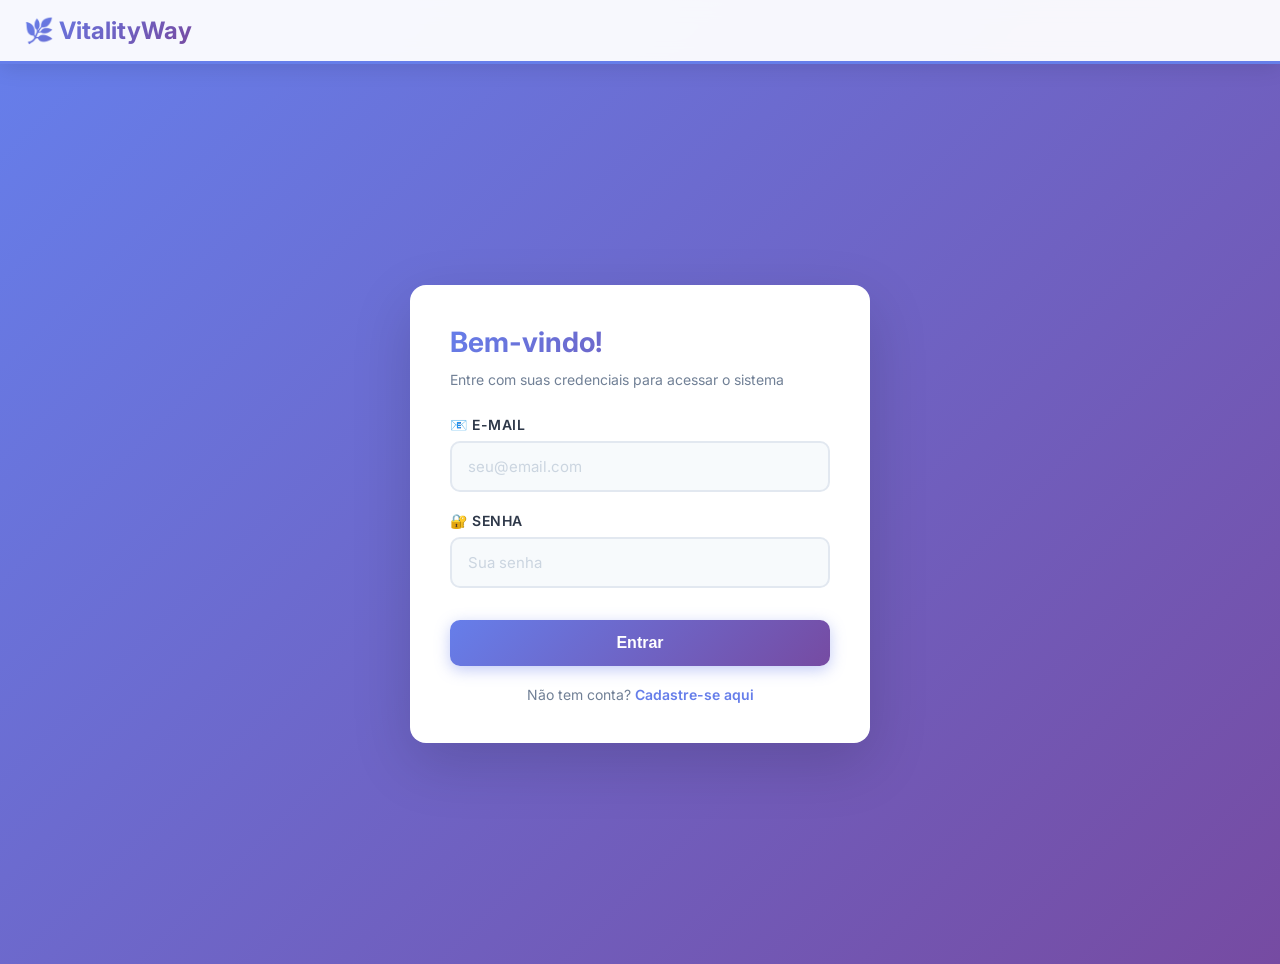
<file: frontend/index.html>
<!DOCTYPE html>
<html lang="pt-BR">
<head>
  <meta charset="UTF-8" />
  <meta name="viewport" content="width=device-width, initial-scale=1.0" />
  <title>VitalityWay - Gerenciamento de Saúde</title>
  <link rel="stylesheet" href="css/style.css?v=5" />
</head>
<body>

<nav>
  <h1>🌿 VitalityWay</h1>
  <div id="nav-links">
    <button id="btn-home">🏠 Início</button>
    <button id="btn-medicos">👨‍⚕️ Médicos</button>
    <button id="btn-consultas">📅 Consultas</button>
    <button id="btn-logout">🚪 Sair</button>
  </div>
</nav>

<!-- LOGIN PAGE -->
<div class="page active" id="page-login">
  <div class="form-card">
    <h2>Bem-vindo!</h2>
    <p class="form-subtitle">Entre com suas credenciais para acessar o sistema</p>
    <form id="form-login" novalidate>
      <div class="form-group">
        <label for="login-email">📧 E-mail</label>
        <input type="email" id="login-email" placeholder="seu@email.com" autocomplete="off" />
      </div>

      <div class="form-group">
        <label for="login-senha">🔐 Senha</label>
        <input type="password" id="login-senha" placeholder="Sua senha" />
      </div>

      <button type="submit">Entrar</button>
    </form>
    <div class="mensagem" id="msg-login"></div>
    <p class="form-link">
      Não tem conta? <a href="#" id="link-signup">Cadastre-se aqui</a>
    </p>
  </div>
</div>

<!-- SIGNUP PAGE -->
<div class="page" id="page-signup">
  <div class="form-card">
    <h2>Criar Conta</h2>
    <p class="form-subtitle">Preencha os dados abaixo para se cadastrar</p>
    <form id="form-signup">
      <div class="form-group">
        <label for="signup-nome">👤 Nome Completo</label>
        <input type="text" id="signup-nome" placeholder="João Silva" required />
      </div>

      <div class="form-group">
        <label for="signup-email">📧 E-mail</label>
        <input type="email" id="signup-email" placeholder="seu@email.com" autocomplete="off" required />
      </div>

      <div class="form-group">
        <label for="signup-senha">🔐 Senha</label>
        <input type="password" id="signup-senha" placeholder="Mínimo 6 caracteres" required />
      </div>

      <button type="submit">Cadastrar</button>
    </form>
    <div class="mensagem" id="msg-signup"></div>
    <p class="form-link">
      Já tem conta? <a href="#" id="link-login-from-signup">Faça login</a>
    </p>
  </div>
</div>

<!-- HOME PAGE -->
<div class="page" id="page-home">
  <h2 class="welcome-title" id="home-boas-vindas">👋 Olá!</h2>
  <div class="cards">
    <div class="card" onclick="navigateTo('medicos')">
      <div class="icon">👨‍⚕️</div>
      <p>Médicos</p>
    </div>
    <div class="card" onclick="navigateTo('consultas')">
      <div class="icon">📅</div>
      <p>Consultas</p>
    </div>
  </div>
</div>

<!-- MEDICOS PAGE -->
<div class="page" id="page-medicos">
  <div class="content-section">
    <h3>➕ Cadastrar Novo Médico</h3>
    <form id="form-medico">
      <div class="form-group">
        <label for="med-nome">👤 Nome do Médico</label>
        <input type="text" id="med-nome" placeholder="Dr. João Silva" required />
      </div>

      <div class="form-group">
        <label for="med-crm">📋 CRM</label>
        <input type="text" id="med-crm" placeholder="Ex: 123456" required />
      </div>

      <div class="form-group">
        <label for="med-esp">🏥 Especialidade</label>
        <select id="med-esp" required></select>
      </div>

      <button type="submit">Cadastrar Médico</button>
    </form>
    <div class="mensagem" id="msg-medico"></div>
  </div>
</div>

<!-- CONSULTAS PAGE -->
<div class="page" id="page-consultas">
  <div class="content-section">
    <h3>📅 Agendar Consulta</h3>
    <form id="form-consulta" novalidate>
      <div class="form-group">
        <label for="con-idoso">👴 Idoso</label>
        <select id="con-idoso" required>
          <option value="">Selecione...</option>
          <option value="i1">Maria Aparecida</option>
          <option value="i2">José Ferreira</option>
        </select>
      </div>

      <div class="form-group">
        <label for="con-medico">👨‍⚕️ Médico</label>
        <select id="con-medico" required></select>
      </div>

      <div class="form-group">
        <label for="con-data">📆 Data</label>
        <input type="date" id="con-data" required />
      </div>

      <div class="form-group">
        <label for="con-hora">⏰ Hora</label>
        <input type="time" id="con-hora" required />
      </div>

      <div class="form-group">
        <label for="con-local">📍 Local</label>
        <input type="text" id="con-local" placeholder="Ex: UBS Centro" required />
      </div>

      <button type="submit">Agendar Consulta</button>
    </form>
    <div class="mensagem" id="msg-consulta"></div>
  </div>

  <div class="content-section">
    <h3>📋 Consultas Agendadas</h3>
    <table id="tabela-consultas">
      <thead>
        <tr>
          <th>Idoso</th>
          <th>Médico</th>
          <th>Data</th>
          <th>Status</th>
        </tr>
      </thead>
      <tbody id="tbody-consultas"></tbody>
    </table>
  </div>
</div>

<script src="js/api.js?v=9"></script>
<script src="js/ui.js?v=9"></script>
<script src="js/main.js?v=9"></script>
</body>
</html>
</file>
<file: frontend/css/style.css>
@import url('https://fonts.googleapis.com/css2?family=Inter:wght@400;500;600;700&display=swap');

* {
  box-sizing: border-box;
  margin: 0;
  padding: 0;
}

body {
  font-family: 'Inter', -apple-system, BlinkMacSystemFont, 'Segoe UI', sans-serif;
  font-size: 16px;
  background: linear-gradient(135deg, #667eea 0%, #764ba2 100%);
  min-height: 100vh;
  color: #2d3748;
  transition: background 0.3s ease;
}

/* Navbar */
nav {
  background: rgba(255, 255, 255, 0.95);
  backdrop-filter: blur(10px);
  color: #2d3748;
  padding: 16px 24px;
  display: flex;
  align-items: center;
  justify-content: space-between;
  box-shadow: 0 4px 20px rgba(0, 0, 0, 0.1);
  border-bottom: 3px solid #667eea;
}

nav h1 {
  font-size: 24px;
  font-weight: 700;
  background: linear-gradient(135deg, #667eea, #764ba2);
  -webkit-background-clip: text;
  -webkit-text-fill-color: transparent;
  background-clip: text;
}

#nav-links {
  display: none;
  gap: 8px;
}

#nav-links button {
  background: transparent;
  border: 2px solid #667eea;
  color: #667eea;
  padding: 10px 16px;
  border-radius: 8px;
  cursor: pointer;
  font-size: 15px;
  font-weight: 600;
  transition: all 0.3s ease;
}

#nav-links button:hover {
  background: #667eea;
  color: white;
  transform: translateY(-2px);
  box-shadow: 0 4px 12px rgba(102, 126, 234, 0.4);
}

#btn-logout {
  border-color: #e53e3e !important;
  color: #e53e3e !important;
}

#btn-logout:hover {
  background: #e53e3e !important;
  color: white !important;
}

/* Pages Container */
#page-login,
#page-signup {
  display: none;
  max-width: 100%;
  min-height: 100vh;
  align-items: center;
  justify-content: center;
  padding: 20px;
}

#page-login.active,
#page-signup.active {
  display: flex !important;
}

.page {
  display: none;
  max-width: 100%;
  padding: 20px;
}

.page.active {
  display: block;
  background: linear-gradient(135deg, #667eea 0%, #764ba2 100%);
  min-height: 100vh;
}

@keyframes fadeIn {
  from {
    opacity: 0;
    transform: translateY(10px);
  }
  to {
    opacity: 1;
    transform: translateY(0);
  }
}

/* Form Card */
.form-card {
  background: white;
  border-radius: 16px;
  padding: 40px;
  box-shadow: 0 20px 60px rgba(0, 0, 0, 0.15);
  width: 100%;
  max-width: 460px;
  animation: fadeIn 0.4s ease-in-out;
}

h2 {
  font-size: 28px;
  font-weight: 700;
  margin-bottom: 12px;
  background: linear-gradient(135deg, #667eea, #764ba2);
  -webkit-background-clip: text;
  -webkit-text-fill-color: transparent;
  background-clip: text;
}

.form-subtitle {
  font-size: 14px;
  color: #718096;
  margin-bottom: 28px;
}

/* Form Elements */
.form-group {
  margin-bottom: 20px;
}

label {
  display: block;
  margin-bottom: 8px;
  font-weight: 600;
  font-size: 14px;
  color: #2d3748;
  text-transform: uppercase;
  letter-spacing: 0.5px;
}

input,
select {
  width: 100%;
  padding: 14px 16px;
  border: 2px solid #e2e8f0;
  border-radius: 10px;
  font-size: 15px;
  font-family: 'Inter', sans-serif;
  transition: all 0.3s ease;
  background: #f7fafc;
  margin-bottom: 0;
}

input:focus,
select:focus {
  outline: none;
  border-color: #667eea;
  background: white;
  box-shadow: 0 0 0 3px rgba(102, 126, 234, 0.1);
}

input::placeholder {
  color: #cbd5e0;
}

/* Buttons */
button[type="submit"],
.btn-primary {
  width: 100%;
  padding: 14px;
  background: linear-gradient(135deg, #667eea, #764ba2);
  color: white;
  border: none;
  border-radius: 10px;
  font-size: 16px;
  font-weight: 600;
  cursor: pointer;
  transition: all 0.3s ease;
  margin-top: 12px;
  box-shadow: 0 4px 15px rgba(102, 126, 234, 0.4);
}

button[type="submit"]:hover,
.btn-primary:hover {
  transform: translateY(-2px);
  box-shadow: 0 8px 25px rgba(102, 126, 234, 0.6);
}

button[type="submit"]:active,
.btn-primary:active {
  transform: translateY(0);
}

button[type="submit"]:disabled {
  opacity: 0.7;
  cursor: not-allowed;
  transform: none;
}

/* Messages */
.mensagem {
  padding: 14px 16px;
  border-radius: 10px;
  margin-top: 20px;
  font-size: 14px;
  font-weight: 500;
  display: none;
  animation: slideIn 0.3s ease;
}

@keyframes slideIn {
  from {
    opacity: 0;
    transform: translateY(-10px);
  }
  to {
    opacity: 1;
    transform: translateY(0);
  }
}

.mensagem.sucesso {
  background: #c6f6d5;
  color: #22543d;
  border: 1px solid #9ae6b4;
}

.mensagem.erro {
  background: #fed7d7;
  color: #742a2a;
  border: 1px solid #fc8181;
}

.mensagem.show {
  display: block;
}

/* Links & Typography */
.form-link {
  text-align: center;
  margin-top: 20px;
  font-size: 14px;
  color: #718096;
}

.form-link a {
  color: #667eea;
  text-decoration: none;
  font-weight: 600;
  transition: color 0.3s ease;
  cursor: pointer;
}

.form-link a:hover {
  color: #764ba2;
  text-decoration: underline;
}

/* Home Cards */
.welcome-title {
  text-align: center;
  color: white;
  font-size: 32px;
  font-weight: 700;
  margin-bottom: 40px;
  text-shadow: 0 2px 10px rgba(0, 0, 0, 0.2);
}

.cards {
  display: grid;
  grid-template-columns: repeat(auto-fit, minmax(250px, 1fr));
  gap: 24px;
  max-width: 1000px;
  margin: 0 auto 40px;
}

.card {
  background: white;
  border-radius: 16px;
  padding: 32px;
  text-align: center;
  cursor: pointer;
  border: 2px solid transparent;
  transition: all 0.3s ease;
  box-shadow: 0 8px 20px rgba(0, 0, 0, 0.1);
}

.card:hover {
  transform: translateY(-8px);
  border-color: #667eea;
  box-shadow: 0 16px 40px rgba(102, 126, 234, 0.3);
}

.card .icon {
  font-size: 48px;
  margin-bottom: 16px;
  animation: float 3s ease-in-out infinite;
}

@keyframes float {
  0%, 100% {
    transform: translateY(0px);
  }
  50% {
    transform: translateY(-10px);
  }
}

.card p {
  font-size: 18px;
  color: #2d3748;
  font-weight: 600;
}

/* Content Sections */
.content-section {
  background: white;
  border-radius: 16px;
  padding: 32px;
  box-shadow: 0 8px 20px rgba(0, 0, 0, 0.1);
  max-width: 800px;
  margin: 0 auto 40px;
}

.content-section h3 {
  font-size: 20px;
  font-weight: 700;
  color: #2d3748;
  margin-bottom: 20px;
  padding-bottom: 12px;
  border-bottom: 2px solid #667eea;
}

/* Table */
table {
  width: 100%;
  border-collapse: collapse;
  margin-top: 16px;
  font-size: 14px;
}

thead {
  background: linear-gradient(135deg, #667eea, #764ba2);
  color: white;
}

th {
  padding: 14px;
  text-align: left;
  font-weight: 600;
  text-transform: uppercase;
  font-size: 12px;
  letter-spacing: 0.5px;
}

td {
  padding: 14px;
  border-bottom: 1px solid #e2e8f0;
}

tr:hover td {
  background: #f7fafc;
}

.badge {
  padding: 6px 12px;
  border-radius: 20px;
  font-size: 12px;
  font-weight: 600;
  text-transform: uppercase;
}

.badge.agendada {
  background: #bee3f8;
  color: #2c5282;
}

.badge.concluida {
  background: #c6f6d5;
  color: #22543d;
}

.badge.cancelada {
  background: #fed7d7;
  color: #742a2a;
}

/* Responsive */
@media (max-width: 768px) {
  nav {
    flex-direction: column;
    gap: 12px;
    text-align: center;
  }

  nav h1 {
    font-size: 22px;
  }

  .form-card {
    padding: 28px;
  }

  h2 {
    font-size: 24px;
  }

  .welcome-title {
    font-size: 26px;
  }

  .cards {
    grid-template-columns: 1fr;
  }

  .content-section {
    padding: 24px;
  }

  table {
    font-size: 12px;
  }

  th,
  td {
    padding: 10px;
  }
}

/* Animations */
@keyframes pulse {
  0%, 100% {
    opacity: 1;
  }
  50% {
    opacity: 0.7;
  }
}

.loading {
  animation: pulse 1.5s ease-in-out infinite;
}
</file>
